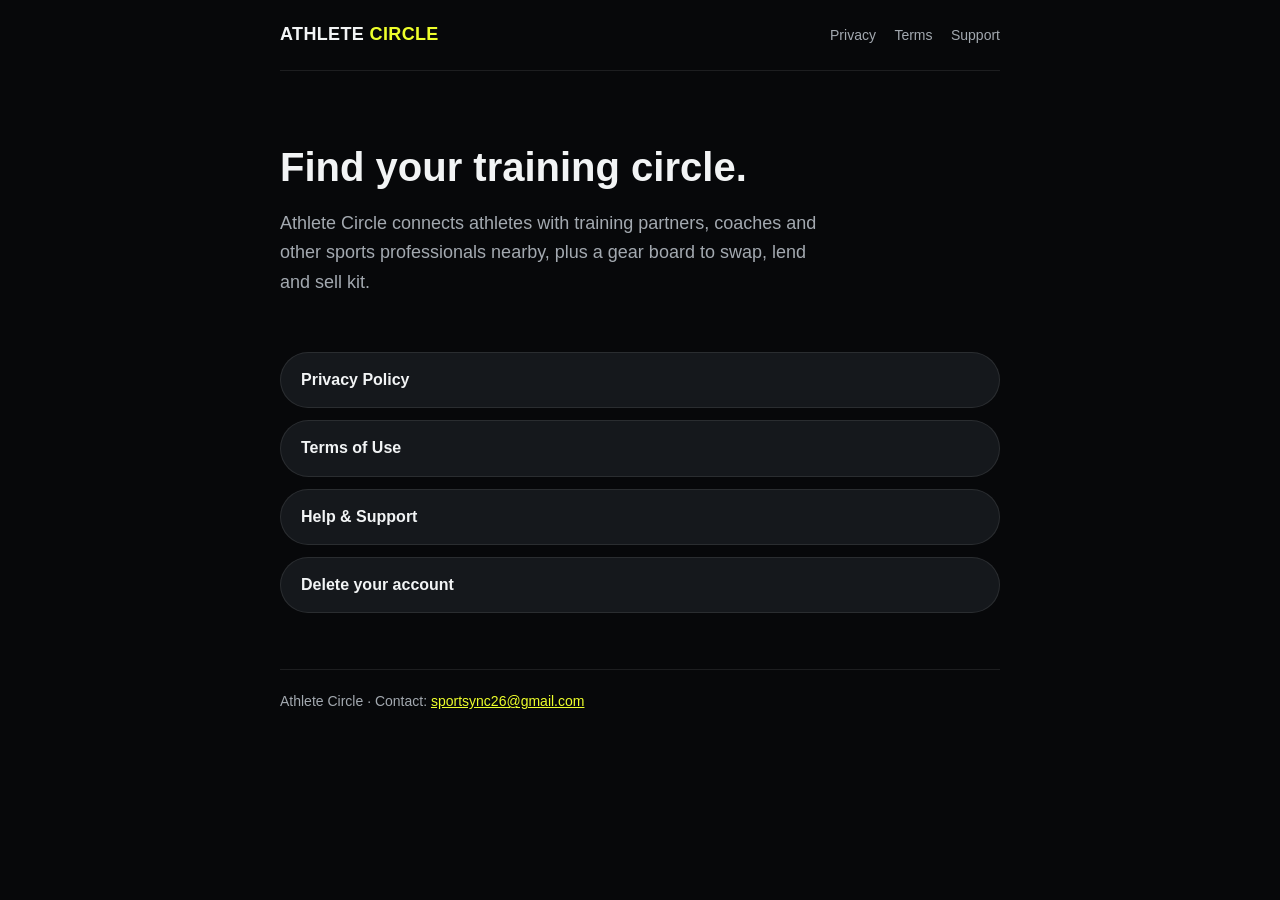
<file: index.html>
<!doctype html>
<html lang="en">
<head>
  <meta charset="utf-8">
  <meta name="viewport" content="width=device-width, initial-scale=1">
  <title>Athlete Circle</title>
  <meta name="description" content="Athlete Circle helps athletes find training partners, coaches and gear nearby.">
  <link rel="stylesheet" href="style.css">
</head>
<body>
  <div class="wrap">
    <header class="site">
      <a class="brand" href="index.html">ATHLETE <span>CIRCLE</span></a>
      <nav>
        <a href="privacy.html">Privacy</a>
        <a href="terms.html">Terms</a>
        <a href="support.html">Support</a>
      </nav>
    </header>

    <section class="hero">
      <h1>Find your training circle.</h1>
      <p>Athlete Circle connects athletes with training partners, coaches and other sports professionals nearby, plus a gear board to swap, lend and sell kit.</p>
    </section>

    <div class="links">
      <a href="privacy.html">Privacy Policy</a>
      <a href="terms.html">Terms of Use</a>
      <a href="support.html">Help &amp; Support</a>
      <a href="delete-account.html">Delete your account</a>
    </div>

    <footer class="site">
      Athlete Circle · Contact: <a href="mailto:sportsync26@gmail.com">sportsync26@gmail.com</a>
    </footer>
  </div>
</body>
</html>
</file>
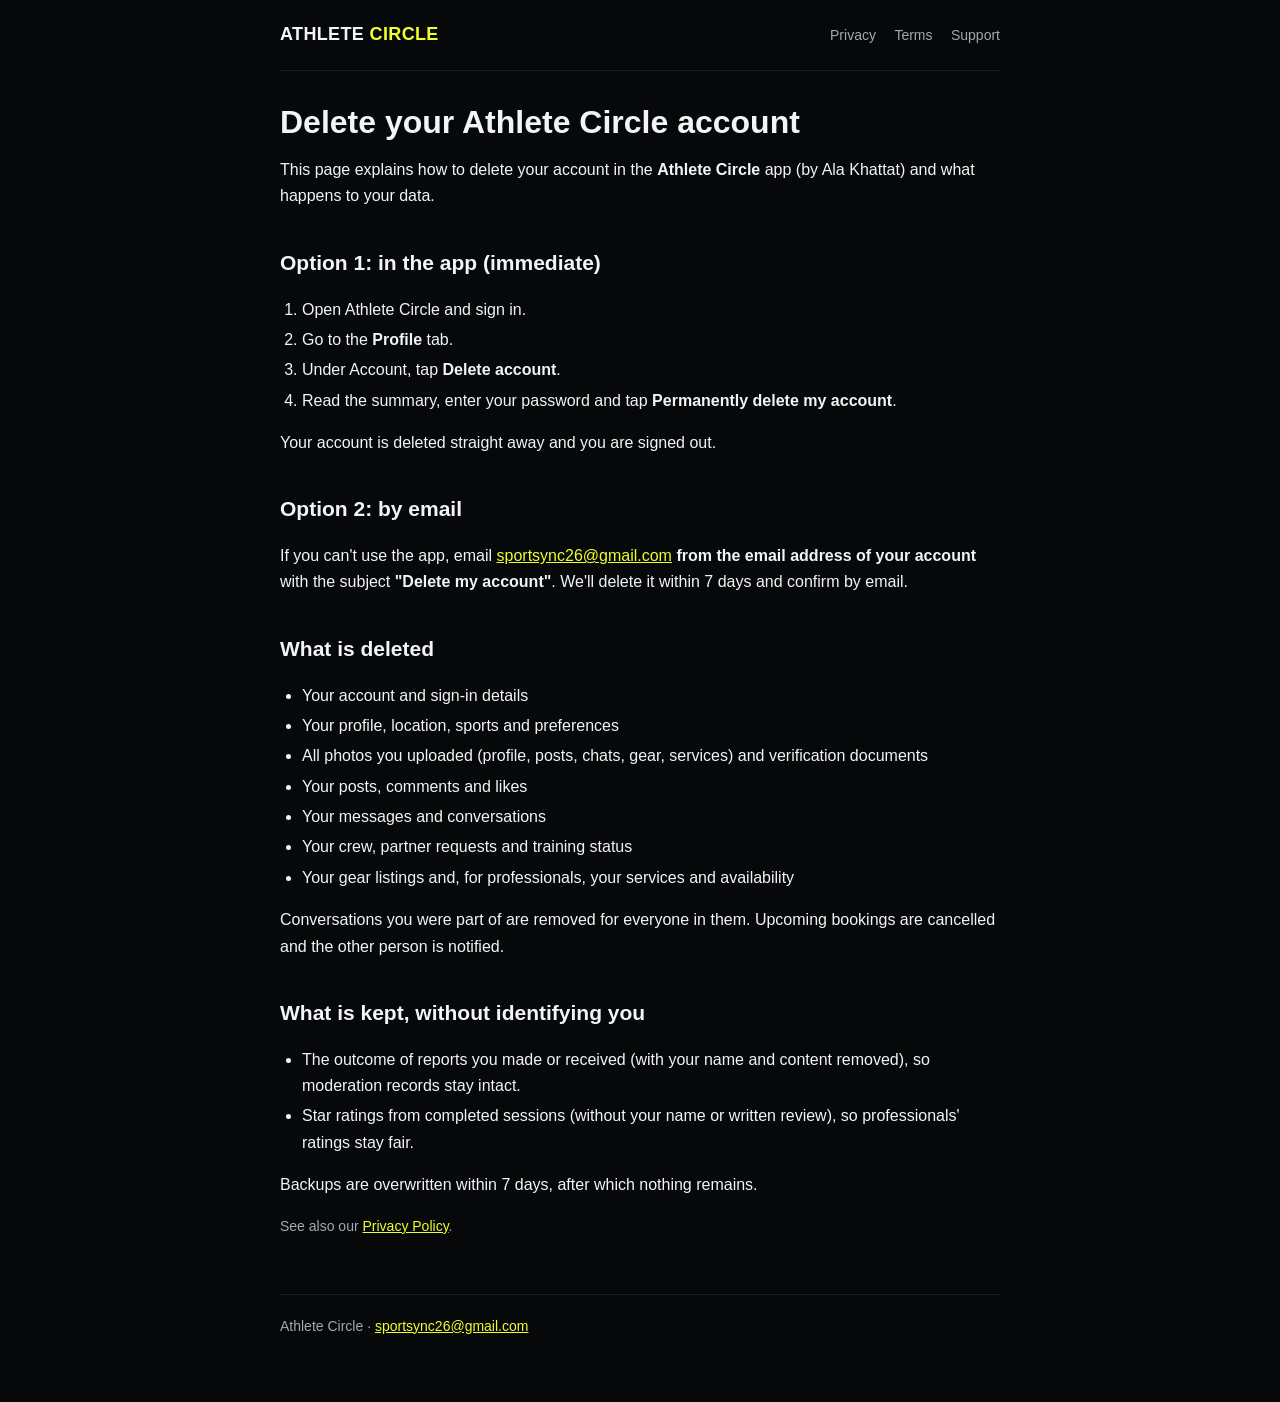
<file: delete-account.html>
<!doctype html>
<html lang="en">
<head>
  <meta charset="utf-8">
  <meta name="viewport" content="width=device-width, initial-scale=1">
  <title>Delete your account · Athlete Circle</title>
  <link rel="stylesheet" href="style.css">
</head>
<body>
  <div class="wrap">
    <header class="site">
      <a class="brand" href="index.html">ATHLETE <span>CIRCLE</span></a>
      <nav>
        <a href="privacy.html">Privacy</a>
        <a href="terms.html">Terms</a>
        <a href="support.html">Support</a>
      </nav>
    </header>

    <h1>Delete your Athlete Circle account</h1>
    <p>This page explains how to delete your account in the <strong>Athlete Circle</strong> app (by Ala Khattat) and what happens to your data.</p>

    <h2>Option 1: in the app (immediate)</h2>
    <ol>
      <li>Open Athlete Circle and sign in.</li>
      <li>Go to the <strong>Profile</strong> tab.</li>
      <li>Under Account, tap <strong>Delete account</strong>.</li>
      <li>Read the summary, enter your password and tap <strong>Permanently delete my account</strong>.</li>
    </ol>
    <p>Your account is deleted straight away and you are signed out.</p>

    <h2>Option 2: by email</h2>
    <p>If you can't use the app, email <a href="mailto:sportsync26@gmail.com?subject=Delete%20my%20account">sportsync26@gmail.com</a> <strong>from the email address of your account</strong> with the subject <strong>"Delete my account"</strong>. We'll delete it within 7 days and confirm by email.</p>

    <h2>What is deleted</h2>
    <ul>
      <li>Your account and sign-in details</li>
      <li>Your profile, location, sports and preferences</li>
      <li>All photos you uploaded (profile, posts, chats, gear, services) and verification documents</li>
      <li>Your posts, comments and likes</li>
      <li>Your messages and conversations</li>
      <li>Your crew, partner requests and training status</li>
      <li>Your gear listings and, for professionals, your services and availability</li>
    </ul>
    <p>Conversations you were part of are removed for everyone in them. Upcoming bookings are cancelled and the other person is notified.</p>

    <h2>What is kept, without identifying you</h2>
    <ul>
      <li>The outcome of reports you made or received (with your name and content removed), so moderation records stay intact.</li>
      <li>Star ratings from completed sessions (without your name or written review), so professionals' ratings stay fair.</li>
    </ul>
    <p>Backups are overwritten within 7 days, after which nothing remains.</p>

    <p class="muted">See also our <a href="privacy.html#deletion">Privacy Policy</a>.</p>

    <footer class="site">
      Athlete Circle · <a href="mailto:sportsync26@gmail.com">sportsync26@gmail.com</a>
    </footer>
  </div>
</body>
</html>
</file>
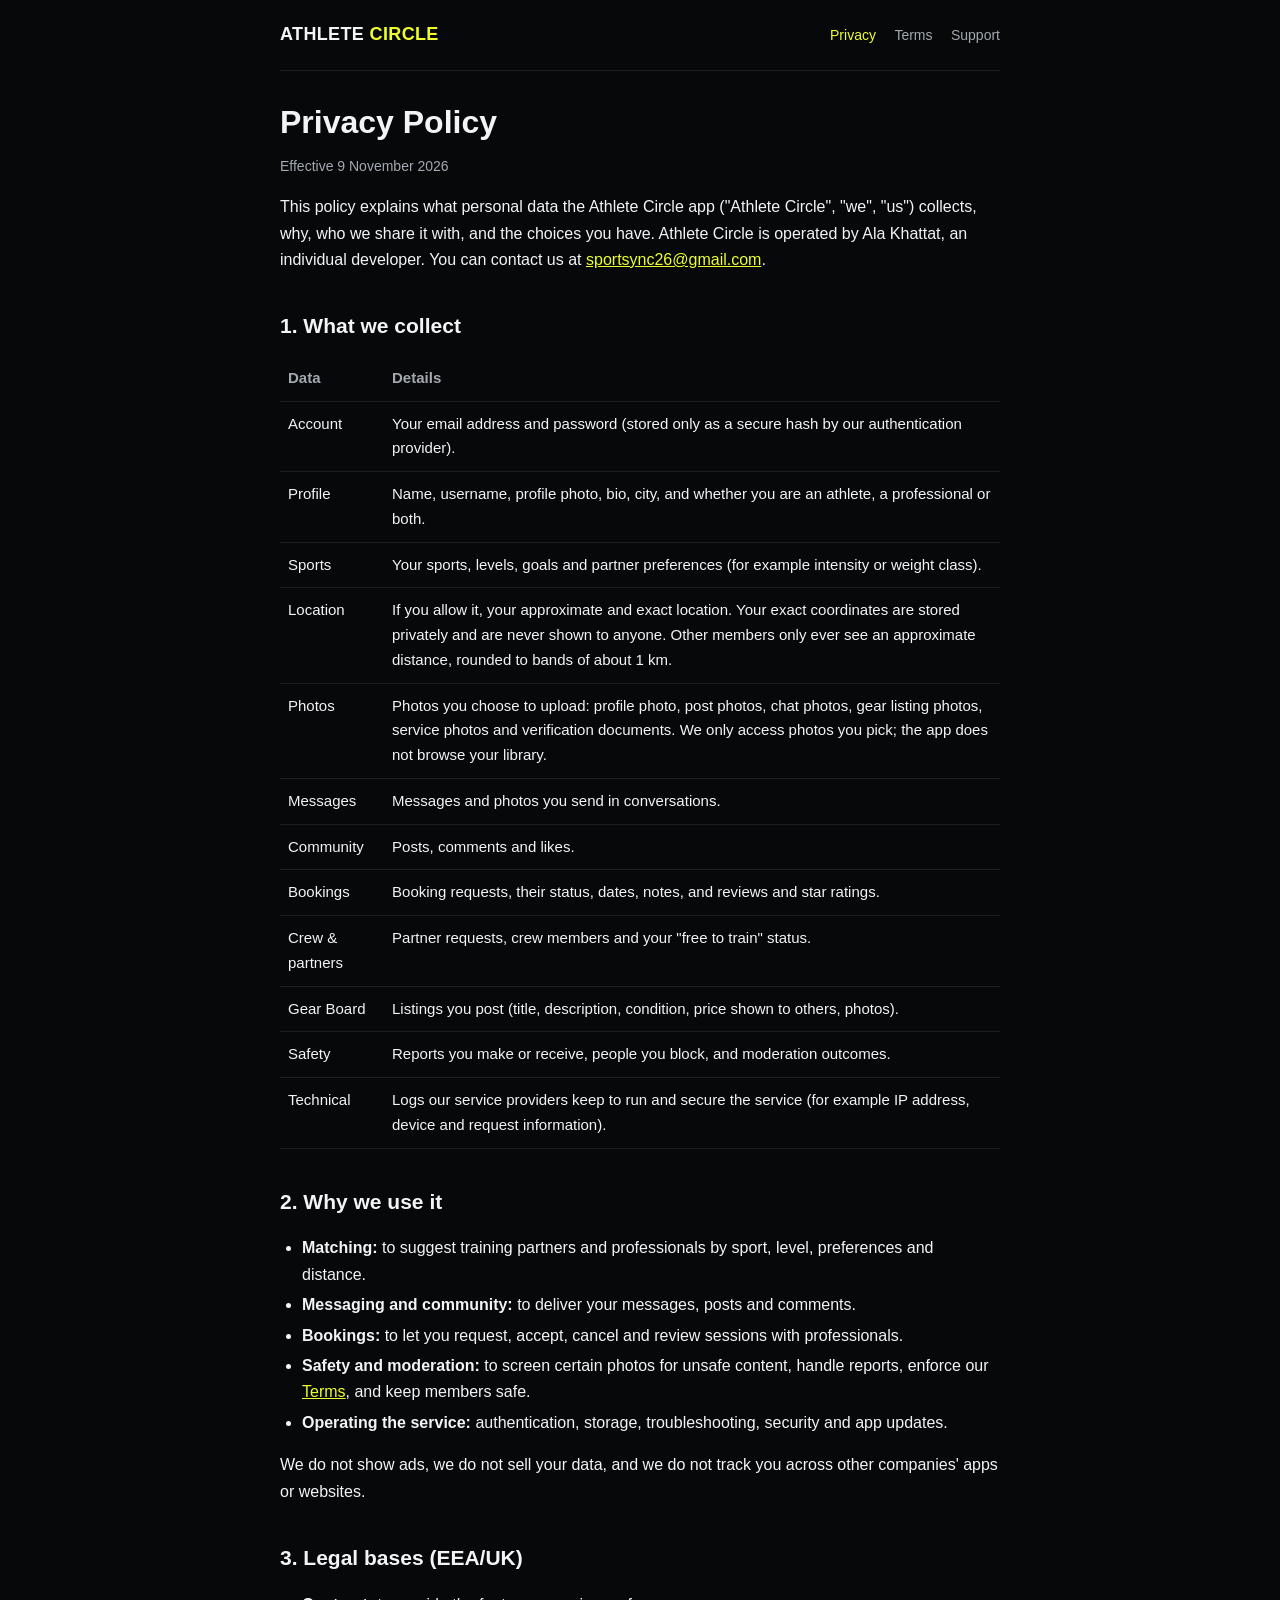
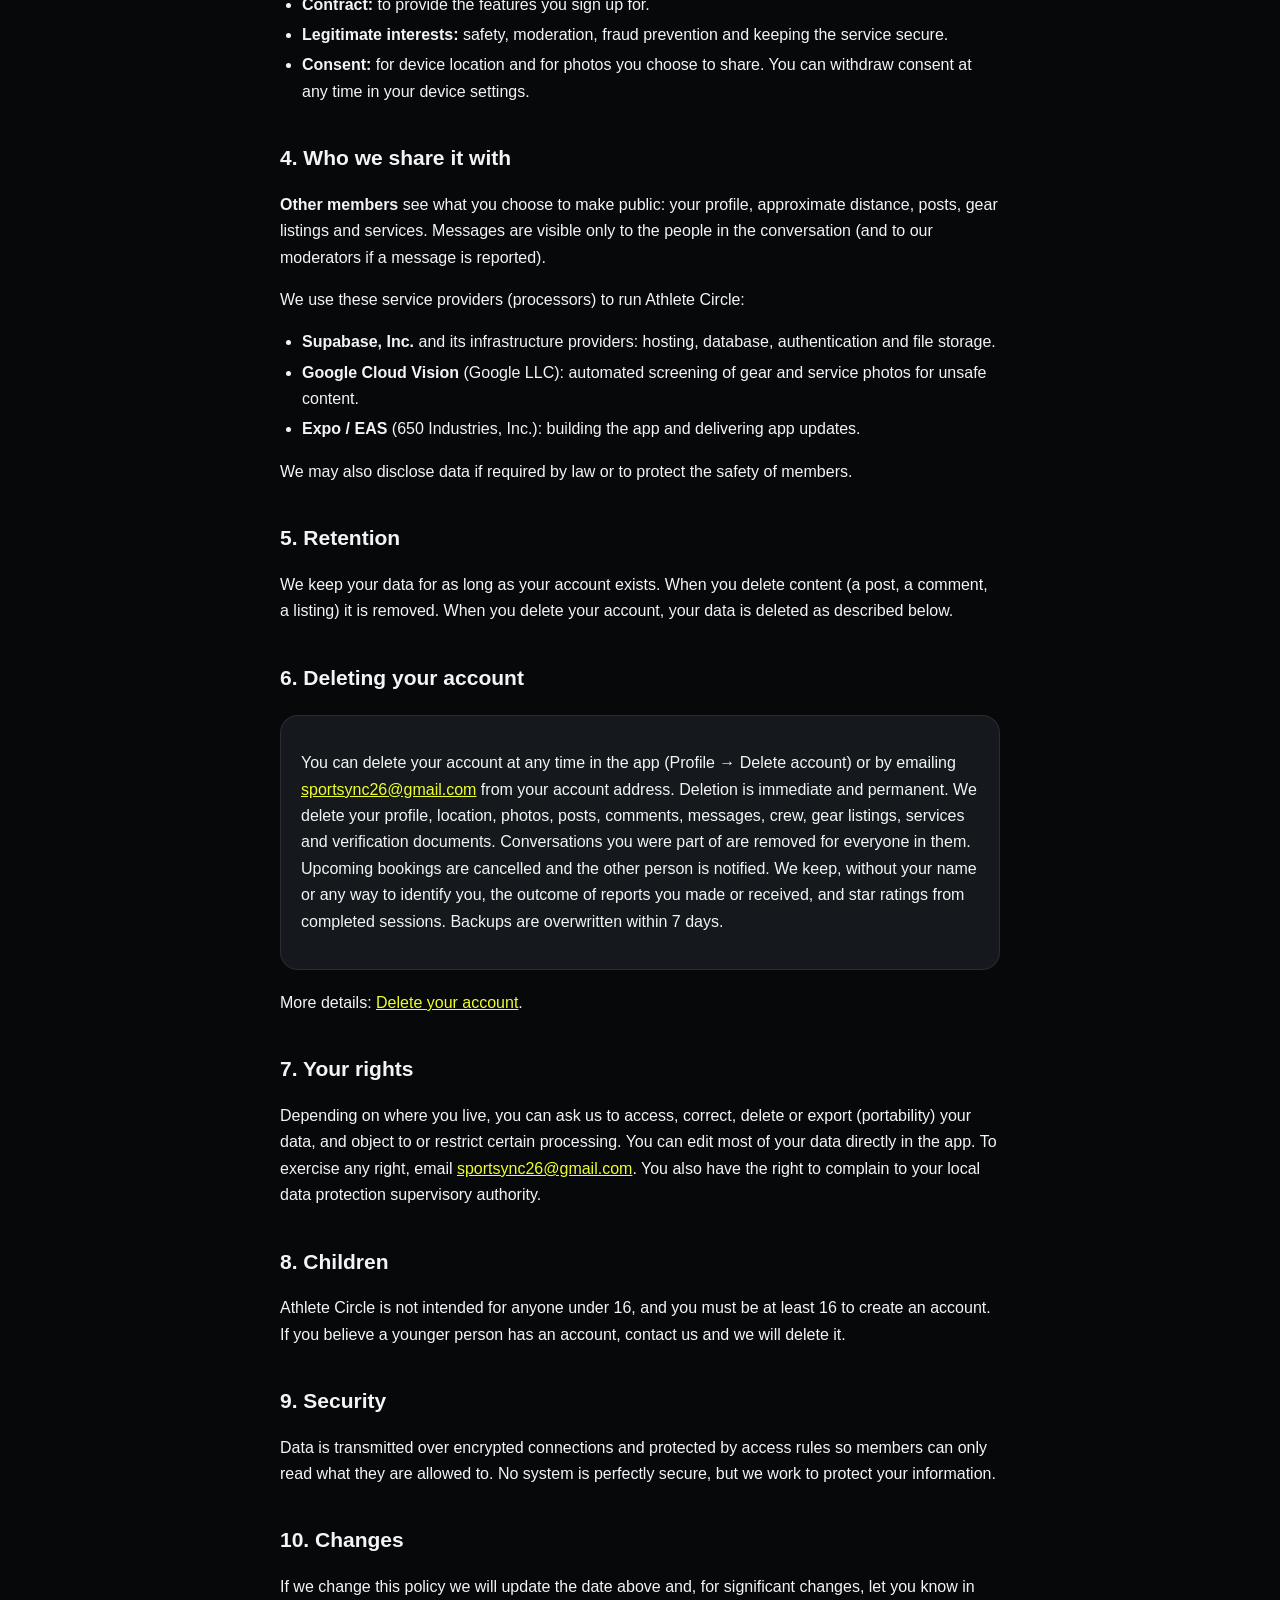
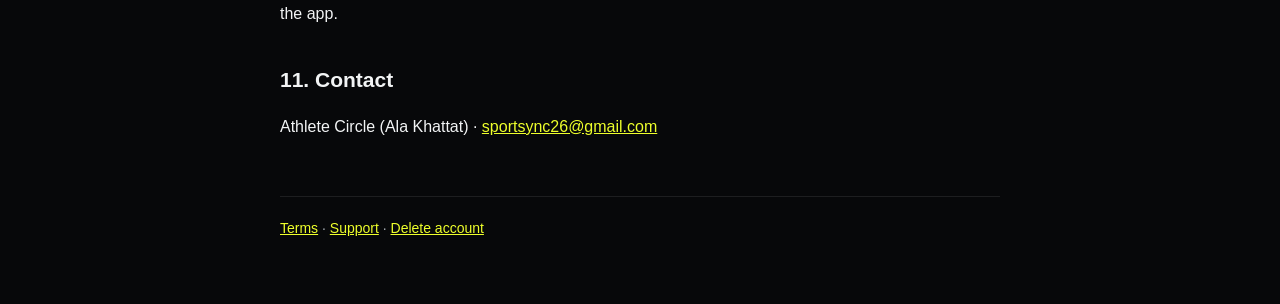
<file: privacy.html>
<!doctype html>
<html lang="en">
<head>
  <meta charset="utf-8">
  <meta name="viewport" content="width=device-width, initial-scale=1">
  <title>Privacy Policy · Athlete Circle</title>
  <link rel="stylesheet" href="style.css">
</head>
<body>
  <div class="wrap">
    <header class="site">
      <a class="brand" href="index.html">ATHLETE <span>CIRCLE</span></a>
      <nav>
        <a href="privacy.html" aria-current="page">Privacy</a>
        <a href="terms.html">Terms</a>
        <a href="support.html">Support</a>
      </nav>
    </header>

    <h1>Privacy Policy</h1>
    <p class="meta">Effective 9 November 2026</p>

    <p>This policy explains what personal data the Athlete Circle app ("Athlete Circle", "we", "us") collects, why, who we share it with, and the choices you have. Athlete Circle is operated by Ala Khattat, an individual developer. You can contact us at <a href="mailto:sportsync26@gmail.com">sportsync26@gmail.com</a>.</p>

    <h2>1. What we collect</h2>
    <table>
      <thead><tr><th>Data</th><th>Details</th></tr></thead>
      <tbody>
        <tr><td>Account</td><td>Your email address and password (stored only as a secure hash by our authentication provider).</td></tr>
        <tr><td>Profile</td><td>Name, username, profile photo, bio, city, and whether you are an athlete, a professional or both.</td></tr>
        <tr><td>Sports</td><td>Your sports, levels, goals and partner preferences (for example intensity or weight class).</td></tr>
        <tr><td>Location</td><td>If you allow it, your approximate and exact location. Your exact coordinates are stored privately and are never shown to anyone. Other members only ever see an approximate distance, rounded to bands of about 1&nbsp;km.</td></tr>
        <tr><td>Photos</td><td>Photos you choose to upload: profile photo, post photos, chat photos, gear listing photos, service photos and verification documents. We only access photos you pick; the app does not browse your library.</td></tr>
        <tr><td>Messages</td><td>Messages and photos you send in conversations.</td></tr>
        <tr><td>Community</td><td>Posts, comments and likes.</td></tr>
        <tr><td>Bookings</td><td>Booking requests, their status, dates, notes, and reviews and star ratings.</td></tr>
        <tr><td>Crew &amp; partners</td><td>Partner requests, crew members and your "free to train" status.</td></tr>
        <tr><td>Gear Board</td><td>Listings you post (title, description, condition, price shown to others, photos).</td></tr>
        <tr><td>Safety</td><td>Reports you make or receive, people you block, and moderation outcomes.</td></tr>
        <tr><td>Technical</td><td>Logs our service providers keep to run and secure the service (for example IP address, device and request information).</td></tr>
      </tbody>
    </table>

    <h2>2. Why we use it</h2>
    <ul>
      <li><strong>Matching:</strong> to suggest training partners and professionals by sport, level, preferences and distance.</li>
      <li><strong>Messaging and community:</strong> to deliver your messages, posts and comments.</li>
      <li><strong>Bookings:</strong> to let you request, accept, cancel and review sessions with professionals.</li>
      <li><strong>Safety and moderation:</strong> to screen certain photos for unsafe content, handle reports, enforce our <a href="terms.html">Terms</a>, and keep members safe.</li>
      <li><strong>Operating the service:</strong> authentication, storage, troubleshooting, security and app updates.</li>
    </ul>
    <p>We do not show ads, we do not sell your data, and we do not track you across other companies' apps or websites.</p>

    <h2>3. Legal bases (EEA/UK)</h2>
    <ul>
      <li><strong>Contract:</strong> to provide the features you sign up for.</li>
      <li><strong>Legitimate interests:</strong> safety, moderation, fraud prevention and keeping the service secure.</li>
      <li><strong>Consent:</strong> for device location and for photos you choose to share. You can withdraw consent at any time in your device settings.</li>
    </ul>

    <h2>4. Who we share it with</h2>
    <p><strong>Other members</strong> see what you choose to make public: your profile, approximate distance, posts, gear listings and services. Messages are visible only to the people in the conversation (and to our moderators if a message is reported).</p>
    <p>We use these service providers (processors) to run Athlete Circle:</p>
    <ul>
      <li><strong>Supabase, Inc.</strong> and its infrastructure providers: hosting, database, authentication and file storage.</li>
      <li><strong>Google Cloud Vision</strong> (Google LLC): automated screening of gear and service photos for unsafe content.</li>
      <li><strong>Expo / EAS</strong> (650 Industries, Inc.): building the app and delivering app updates.</li>
    </ul>
    <p>We may also disclose data if required by law or to protect the safety of members.</p>

    <h2>5. Retention</h2>
    <p>We keep your data for as long as your account exists. When you delete content (a post, a comment, a listing) it is removed. When you delete your account, your data is deleted as described below.</p>

    <h2 id="deletion">6. Deleting your account</h2>
    <div class="card">
      <p>You can delete your account at any time in the app (Profile → Delete account) or by emailing <a href="mailto:sportsync26@gmail.com">sportsync26@gmail.com</a> from your account address. Deletion is immediate and permanent. We delete your profile, location, photos, posts, comments, messages, crew, gear listings, services and verification documents. Conversations you were part of are removed for everyone in them. Upcoming bookings are cancelled and the other person is notified. We keep, without your name or any way to identify you, the outcome of reports you made or received, and star ratings from completed sessions. Backups are overwritten within 7 days.</p>
    </div>
    <p>More details: <a href="delete-account.html">Delete your account</a>.</p>

    <h2>7. Your rights</h2>
    <p>Depending on where you live, you can ask us to access, correct, delete or export (portability) your data, and object to or restrict certain processing. You can edit most of your data directly in the app. To exercise any right, email <a href="mailto:sportsync26@gmail.com">sportsync26@gmail.com</a>. You also have the right to complain to your local data protection supervisory authority.</p>

    <h2>8. Children</h2>
    <p>Athlete Circle is not intended for anyone under 16, and you must be at least 16 to create an account. If you believe a younger person has an account, contact us and we will delete it.</p>

    <h2>9. Security</h2>
    <p>Data is transmitted over encrypted connections and protected by access rules so members can only read what they are allowed to. No system is perfectly secure, but we work to protect your information.</p>

    <h2>10. Changes</h2>
    <p>If we change this policy we will update the date above and, for significant changes, let you know in the app.</p>

    <h2>11. Contact</h2>
    <p>Athlete Circle (Ala Khattat) · <a href="mailto:sportsync26@gmail.com">sportsync26@gmail.com</a></p>

    <footer class="site">
      <a href="terms.html">Terms</a> · <a href="support.html">Support</a> · <a href="delete-account.html">Delete account</a>
    </footer>
  </div>
</body>
</html>
</file>
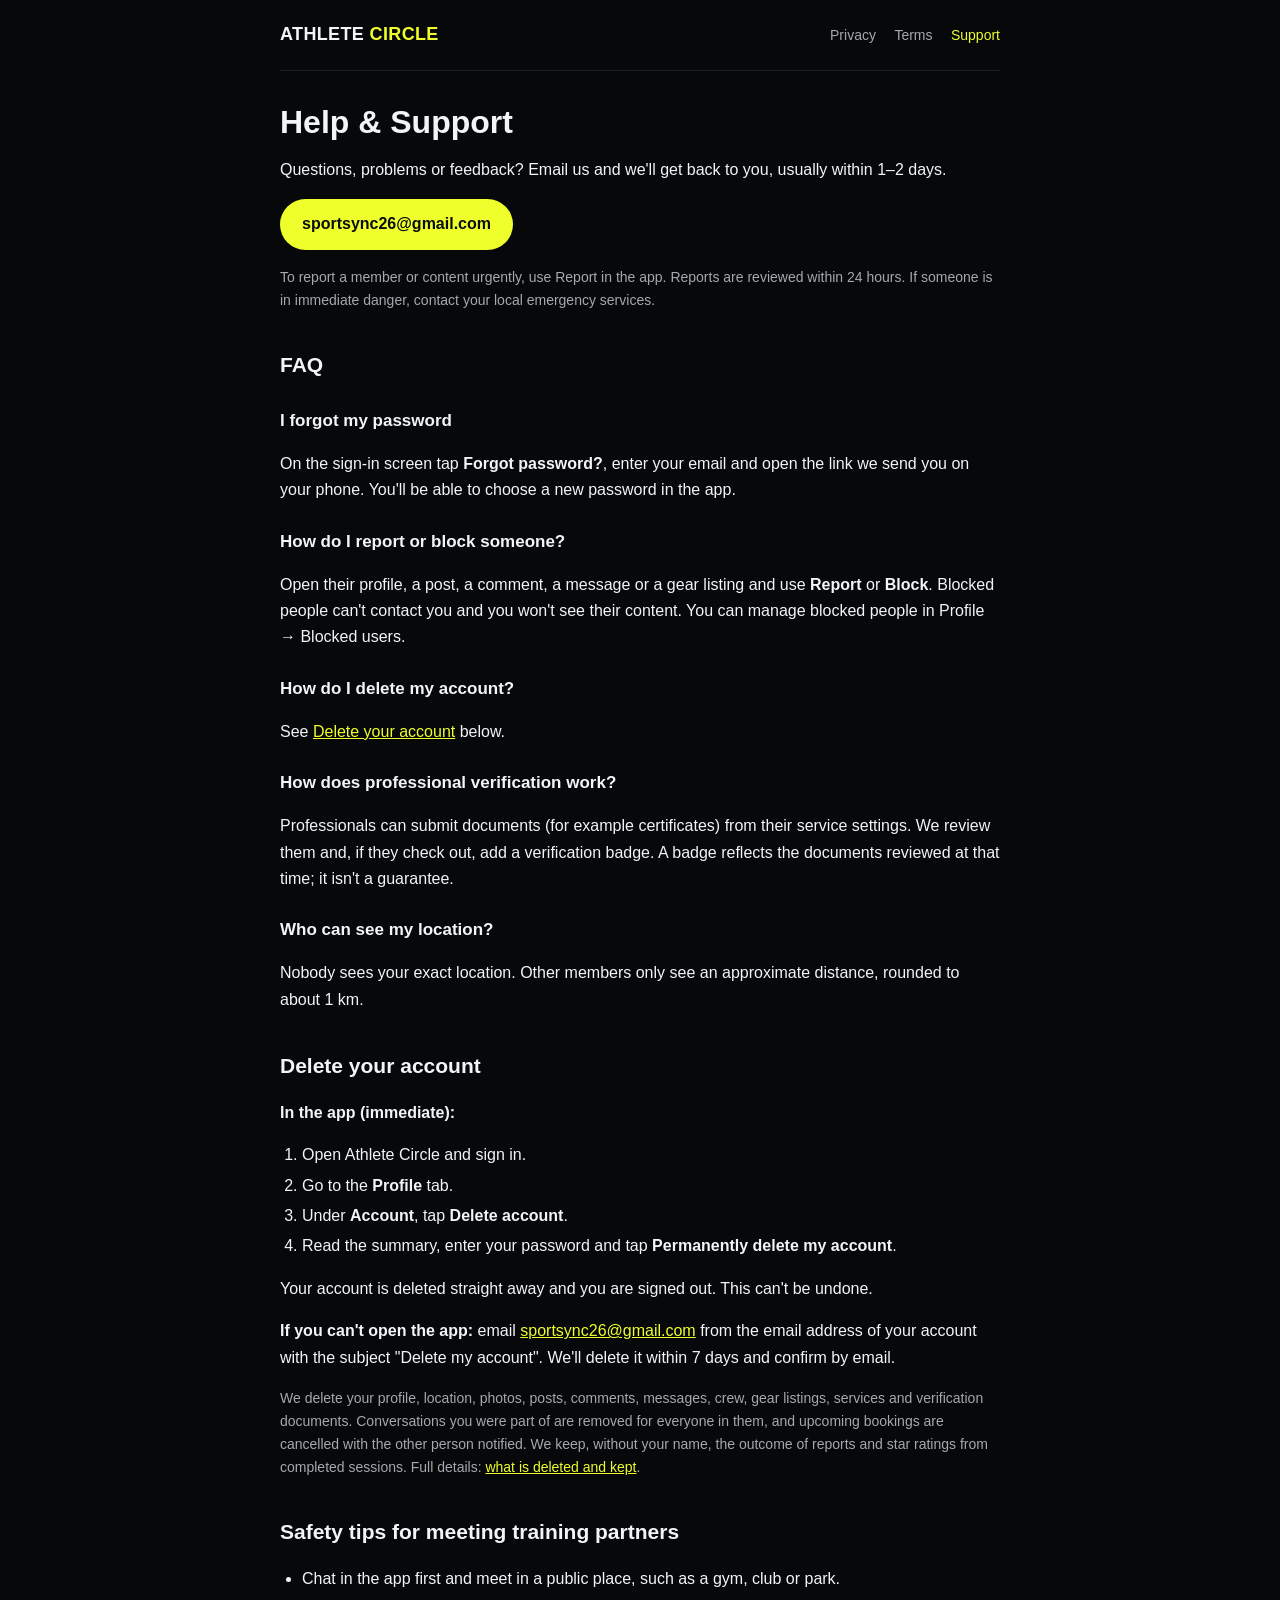
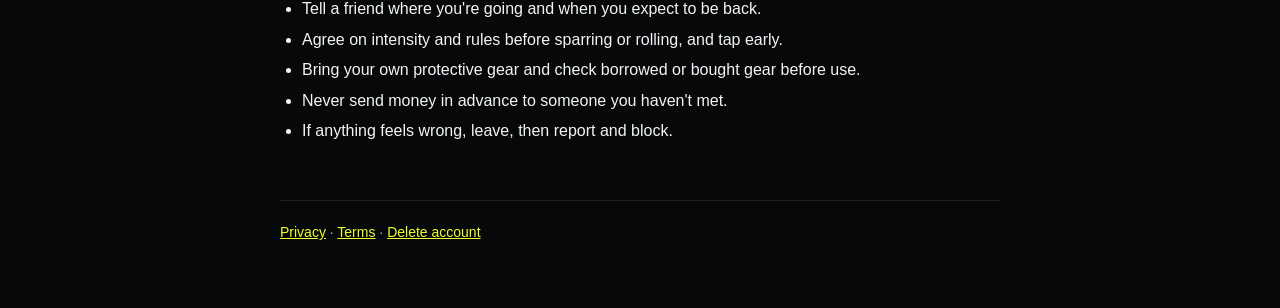
<file: support.html>
<!doctype html>
<html lang="en">
<head>
  <meta charset="utf-8">
  <meta name="viewport" content="width=device-width, initial-scale=1">
  <title>Support · Athlete Circle</title>
  <link rel="stylesheet" href="style.css">
</head>
<body>
  <div class="wrap">
    <header class="site">
      <a class="brand" href="index.html">ATHLETE <span>CIRCLE</span></a>
      <nav>
        <a href="privacy.html">Privacy</a>
        <a href="terms.html">Terms</a>
        <a href="support.html" aria-current="page">Support</a>
      </nav>
    </header>

    <h1>Help &amp; Support</h1>
    <p>Questions, problems or feedback? Email us and we'll get back to you, usually within 1–2 days.</p>
    <p><a class="button" href="mailto:sportsync26@gmail.com">sportsync26@gmail.com</a></p>
    <p class="muted">To report a member or content urgently, use Report in the app. Reports are reviewed within 24 hours. If someone is in immediate danger, contact your local emergency services.</p>

    <h2>FAQ</h2>

    <h3>I forgot my password</h3>
    <p>On the sign-in screen tap <strong>Forgot password?</strong>, enter your email and open the link we send you on your phone. You'll be able to choose a new password in the app.</p>

    <h3>How do I report or block someone?</h3>
    <p>Open their profile, a post, a comment, a message or a gear listing and use <strong>Report</strong> or <strong>Block</strong>. Blocked people can't contact you and you won't see their content. You can manage blocked people in Profile → Blocked users.</p>

    <h3>How do I delete my account?</h3>
    <p>See <a href="#delete-account">Delete your account</a> below.</p>

    <h3>How does professional verification work?</h3>
    <p>Professionals can submit documents (for example certificates) from their service settings. We review them and, if they check out, add a verification badge. A badge reflects the documents reviewed at that time; it isn't a guarantee.</p>

    <h3>Who can see my location?</h3>
    <p>Nobody sees your exact location. Other members only see an approximate distance, rounded to about 1&nbsp;km.</p>

    <h2 id="delete-account">Delete your account</h2>
    <p><strong>In the app (immediate):</strong></p>
    <ol>
      <li>Open Athlete Circle and sign in.</li>
      <li>Go to the <strong>Profile</strong> tab.</li>
      <li>Under <strong>Account</strong>, tap <strong>Delete account</strong>.</li>
      <li>Read the summary, enter your password and tap <strong>Permanently delete my account</strong>.</li>
    </ol>
    <p>Your account is deleted straight away and you are signed out. This can't be undone.</p>
    <p><strong>If you can't open the app:</strong> email <a href="mailto:sportsync26@gmail.com?subject=Delete%20my%20account">sportsync26@gmail.com</a> from the email address of your account with the subject "Delete my account". We'll delete it within 7 days and confirm by email.</p>
    <p class="muted">We delete your profile, location, photos, posts, comments, messages, crew, gear listings, services and verification documents. Conversations you were part of are removed for everyone in them, and upcoming bookings are cancelled with the other person notified. We keep, without your name, the outcome of reports and star ratings from completed sessions. Full details: <a href="delete-account.html">what is deleted and kept</a>.</p>

    <h2>Safety tips for meeting training partners</h2>
    <ul>
      <li>Chat in the app first and meet in a public place, such as a gym, club or park.</li>
      <li>Tell a friend where you're going and when you expect to be back.</li>
      <li>Agree on intensity and rules before sparring or rolling, and tap early.</li>
      <li>Bring your own protective gear and check borrowed or bought gear before use.</li>
      <li>Never send money in advance to someone you haven't met.</li>
      <li>If anything feels wrong, leave, then report and block.</li>
    </ul>

    <footer class="site">
      <a href="privacy.html">Privacy</a> · <a href="terms.html">Terms</a> · <a href="delete-account.html">Delete account</a>
    </footer>
  </div>
</body>
</html>
</file>
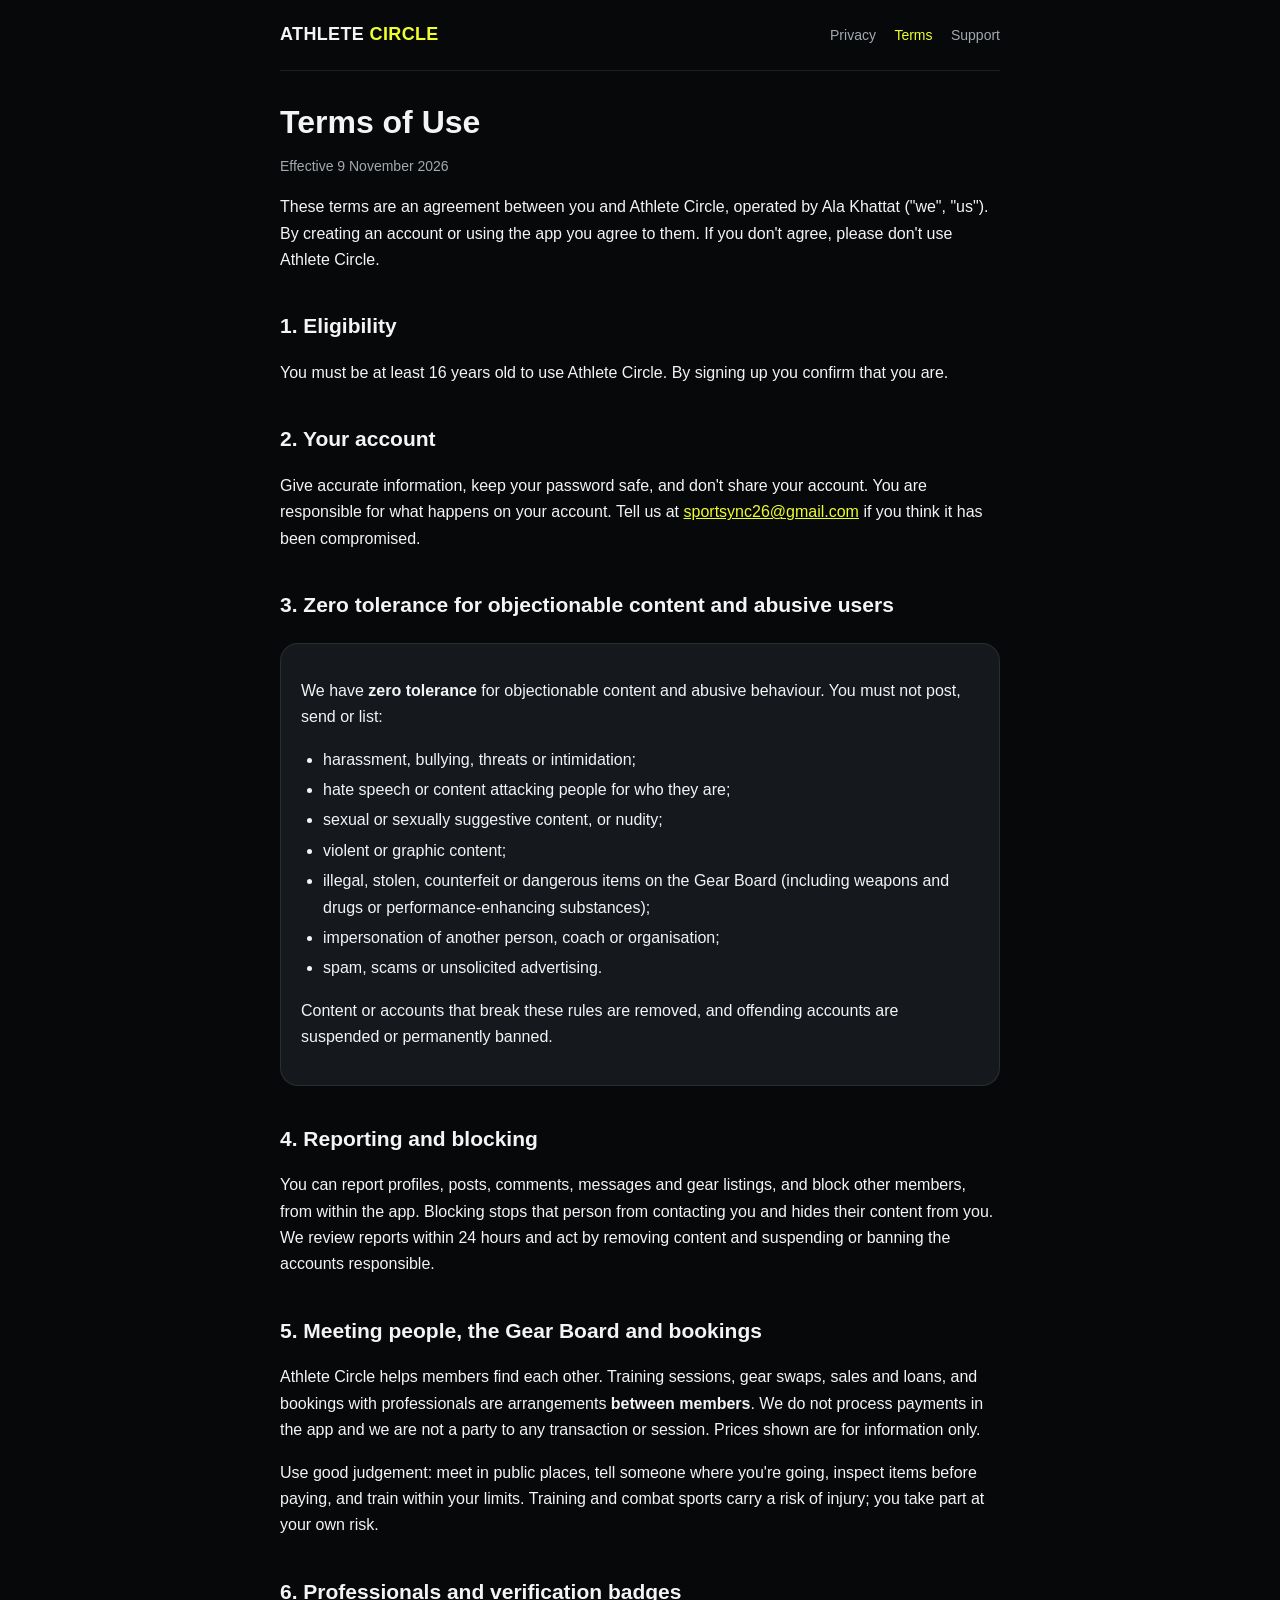
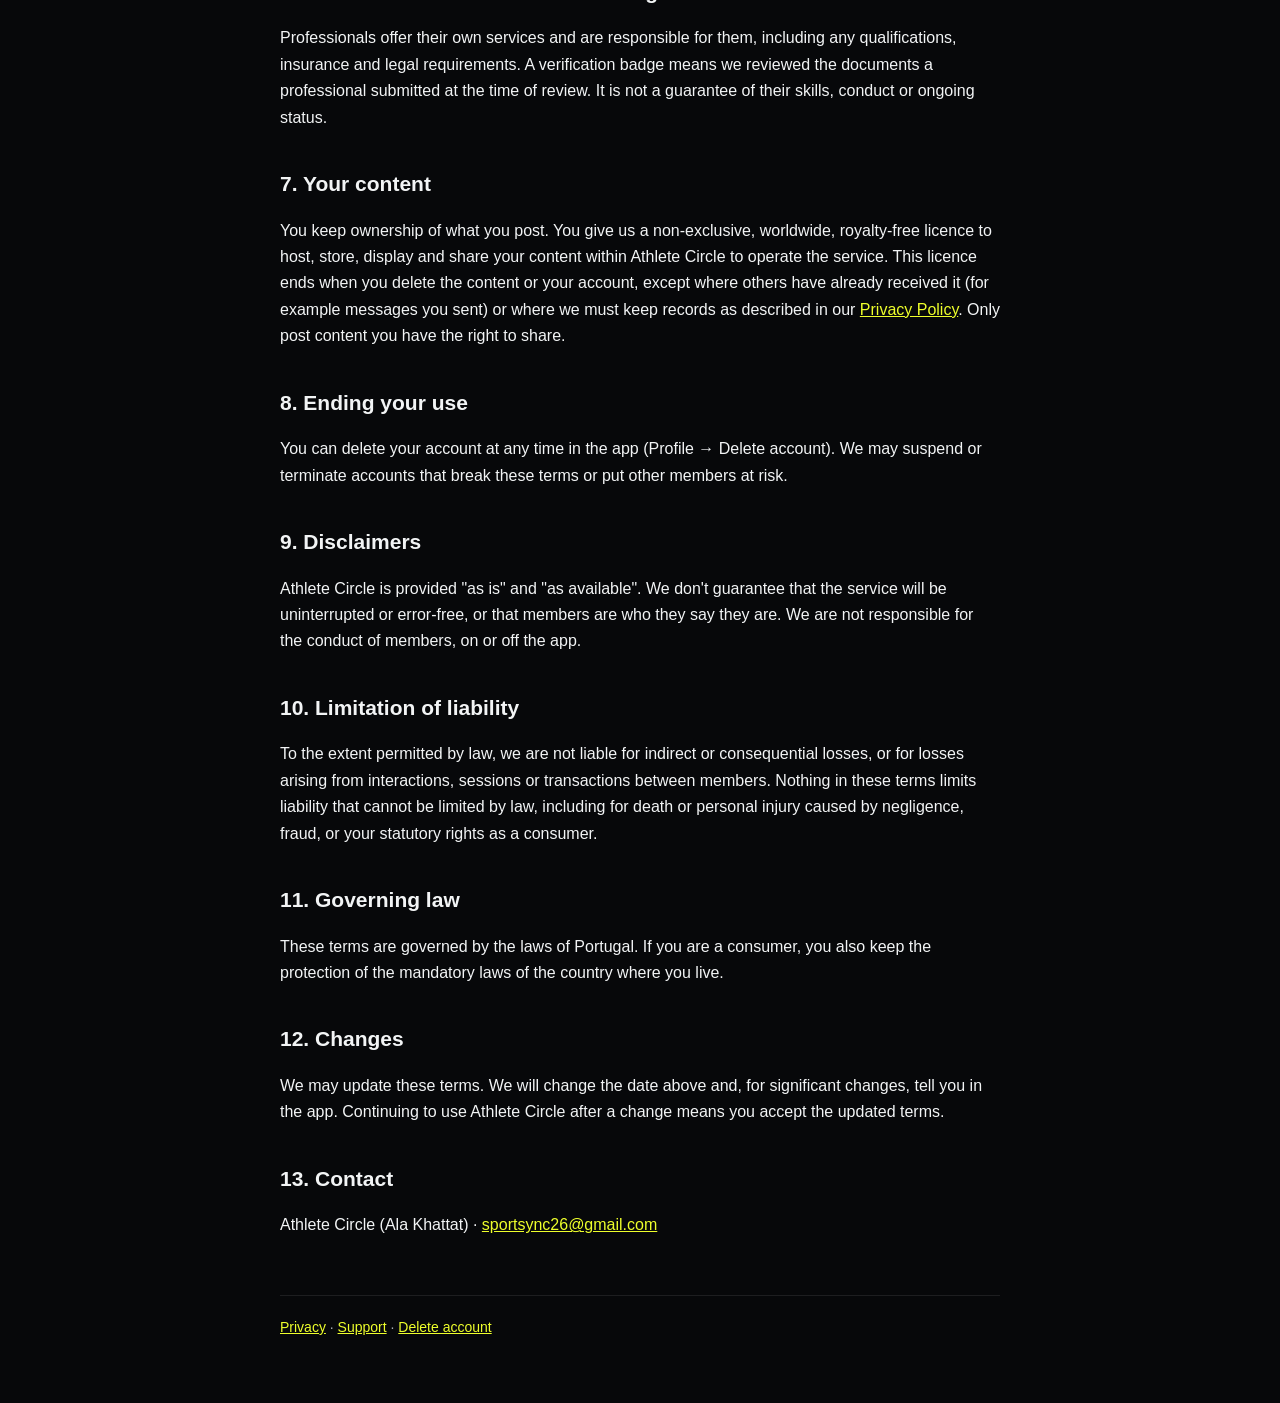
<file: terms.html>
<!doctype html>
<html lang="en">
<head>
  <meta charset="utf-8">
  <meta name="viewport" content="width=device-width, initial-scale=1">
  <title>Terms of Use · Athlete Circle</title>
  <link rel="stylesheet" href="style.css">
</head>
<body>
  <div class="wrap">
    <header class="site">
      <a class="brand" href="index.html">ATHLETE <span>CIRCLE</span></a>
      <nav>
        <a href="privacy.html">Privacy</a>
        <a href="terms.html" aria-current="page">Terms</a>
        <a href="support.html">Support</a>
      </nav>
    </header>

    <h1>Terms of Use</h1>
    <p class="meta">Effective 9 November 2026</p>

    <p>These terms are an agreement between you and Athlete Circle, operated by Ala Khattat ("we", "us"). By creating an account or using the app you agree to them. If you don't agree, please don't use Athlete Circle.</p>

    <h2>1. Eligibility</h2>
    <p>You must be at least 16 years old to use Athlete Circle. By signing up you confirm that you are.</p>

    <h2>2. Your account</h2>
    <p>Give accurate information, keep your password safe, and don't share your account. You are responsible for what happens on your account. Tell us at <a href="mailto:sportsync26@gmail.com">sportsync26@gmail.com</a> if you think it has been compromised.</p>

    <h2>3. Zero tolerance for objectionable content and abusive users</h2>
    <div class="card">
      <p>We have <strong>zero tolerance</strong> for objectionable content and abusive behaviour. You must not post, send or list:</p>
      <ul>
        <li>harassment, bullying, threats or intimidation;</li>
        <li>hate speech or content attacking people for who they are;</li>
        <li>sexual or sexually suggestive content, or nudity;</li>
        <li>violent or graphic content;</li>
        <li>illegal, stolen, counterfeit or dangerous items on the Gear Board (including weapons and drugs or performance-enhancing substances);</li>
        <li>impersonation of another person, coach or organisation;</li>
        <li>spam, scams or unsolicited advertising.</li>
      </ul>
      <p>Content or accounts that break these rules are removed, and offending accounts are suspended or permanently banned.</p>
    </div>

    <h2>4. Reporting and blocking</h2>
    <p>You can report profiles, posts, comments, messages and gear listings, and block other members, from within the app. Blocking stops that person from contacting you and hides their content from you. We review reports within 24 hours and act by removing content and suspending or banning the accounts responsible.</p>

    <h2>5. Meeting people, the Gear Board and bookings</h2>
    <p>Athlete Circle helps members find each other. Training sessions, gear swaps, sales and loans, and bookings with professionals are arrangements <strong>between members</strong>. We do not process payments in the app and we are not a party to any transaction or session. Prices shown are for information only.</p>
    <p>Use good judgement: meet in public places, tell someone where you're going, inspect items before paying, and train within your limits. Training and combat sports carry a risk of injury; you take part at your own risk.</p>

    <h2>6. Professionals and verification badges</h2>
    <p>Professionals offer their own services and are responsible for them, including any qualifications, insurance and legal requirements. A verification badge means we reviewed the documents a professional submitted at the time of review. It is not a guarantee of their skills, conduct or ongoing status.</p>

    <h2>7. Your content</h2>
    <p>You keep ownership of what you post. You give us a non-exclusive, worldwide, royalty-free licence to host, store, display and share your content within Athlete Circle to operate the service. This licence ends when you delete the content or your account, except where others have already received it (for example messages you sent) or where we must keep records as described in our <a href="privacy.html">Privacy Policy</a>. Only post content you have the right to share.</p>

    <h2>8. Ending your use</h2>
    <p>You can delete your account at any time in the app (Profile → Delete account). We may suspend or terminate accounts that break these terms or put other members at risk.</p>

    <h2>9. Disclaimers</h2>
    <p>Athlete Circle is provided "as is" and "as available". We don't guarantee that the service will be uninterrupted or error-free, or that members are who they say they are. We are not responsible for the conduct of members, on or off the app.</p>

    <h2>10. Limitation of liability</h2>
    <p>To the extent permitted by law, we are not liable for indirect or consequential losses, or for losses arising from interactions, sessions or transactions between members. Nothing in these terms limits liability that cannot be limited by law, including for death or personal injury caused by negligence, fraud, or your statutory rights as a consumer.</p>

    <h2>11. Governing law</h2>
    <p>These terms are governed by the laws of Portugal. If you are a consumer, you also keep the protection of the mandatory laws of the country where you live.</p>

    <h2>12. Changes</h2>
    <p>We may update these terms. We will change the date above and, for significant changes, tell you in the app. Continuing to use Athlete Circle after a change means you accept the updated terms.</p>

    <h2>13. Contact</h2>
    <p>Athlete Circle (Ala Khattat) · <a href="mailto:sportsync26@gmail.com">sportsync26@gmail.com</a></p>

    <footer class="site">
      <a href="privacy.html">Privacy</a> · <a href="support.html">Support</a> · <a href="delete-account.html">Delete account</a>
    </footer>
  </div>
</body>
</html>
</file>
<file: style.css>
:root {
  --bg: #07080a;
  --surface: #15181c;
  --line: rgba(255, 255, 255, 0.09);
  --text: #f2f4f5;
  --muted: #a3a9b0;
  --accent: #eeff2b;
  --accent-ink: #0b0d0f;
}

* { box-sizing: border-box; }

html { -webkit-text-size-adjust: 100%; }

body {
  margin: 0;
  background: var(--bg);
  color: var(--text);
  font-family: -apple-system, BlinkMacSystemFont, "Segoe UI", Roboto, Helvetica, Arial, sans-serif;
  font-size: 16px;
  line-height: 1.65;
}

.wrap { max-width: 760px; margin: 0 auto; padding: 0 20px 64px; }

header.site {
  display: flex;
  align-items: center;
  justify-content: space-between;
  gap: 12px;
  flex-wrap: wrap;
  padding: 20px 0;
  border-bottom: 1px solid var(--line);
  margin-bottom: 32px;
}

.brand {
  font-weight: 800;
  letter-spacing: 0.02em;
  color: var(--text);
  text-decoration: none;
  font-size: 18px;
}
.brand span { color: var(--accent); }

nav a {
  color: var(--muted);
  text-decoration: none;
  font-size: 14px;
  margin-left: 14px;
}
nav a:first-child { margin-left: 0; }
nav a:hover, nav a[aria-current="page"] { color: var(--accent); }

h1 { font-size: 32px; line-height: 1.2; margin: 0 0 8px; }
h2 { font-size: 21px; margin: 36px 0 8px; }
h3 { font-size: 17px; margin: 24px 0 6px; }
p, li { color: var(--text); }
.meta, .muted { color: var(--muted); font-size: 14px; }

a { color: var(--accent); }

ul, ol { padding-left: 22px; }
li { margin: 4px 0; }

.card {
  background: var(--surface);
  border: 1px solid var(--line);
  border-radius: 18px;
  padding: 18px 20px;
  margin: 20px 0;
}

.hero { padding: 40px 0 8px; }
.hero h1 { font-size: 40px; }
.hero p { font-size: 18px; color: var(--muted); max-width: 560px; }

.links { display: grid; gap: 12px; margin-top: 28px; }
.links a {
  display: block;
  background: var(--surface);
  border: 1px solid var(--line);
  border-radius: 999px;
  padding: 14px 20px;
  color: var(--text);
  text-decoration: none;
  font-weight: 600;
}
.links a:hover { border-color: var(--accent); }

.button {
  display: inline-block;
  background: var(--accent);
  color: var(--accent-ink);
  font-weight: 700;
  border-radius: 999px;
  padding: 12px 22px;
  text-decoration: none;
}

table { width: 100%; border-collapse: collapse; margin: 12px 0; font-size: 15px; }
th, td { text-align: left; vertical-align: top; padding: 10px 8px; border-bottom: 1px solid var(--line); }
th { color: var(--muted); font-weight: 600; }

footer.site {
  margin-top: 56px;
  padding-top: 20px;
  border-top: 1px solid var(--line);
  color: var(--muted);
  font-size: 14px;
}

@media (max-width: 520px) {
  h1 { font-size: 27px; }
  .hero h1 { font-size: 32px; }
  table, thead, tbody, tr, th, td { display: block; }
  thead { display: none; }
  td { border-bottom: none; padding: 4px 0; }
  tr { border-bottom: 1px solid var(--line); padding: 8px 0; }
}
</file>
